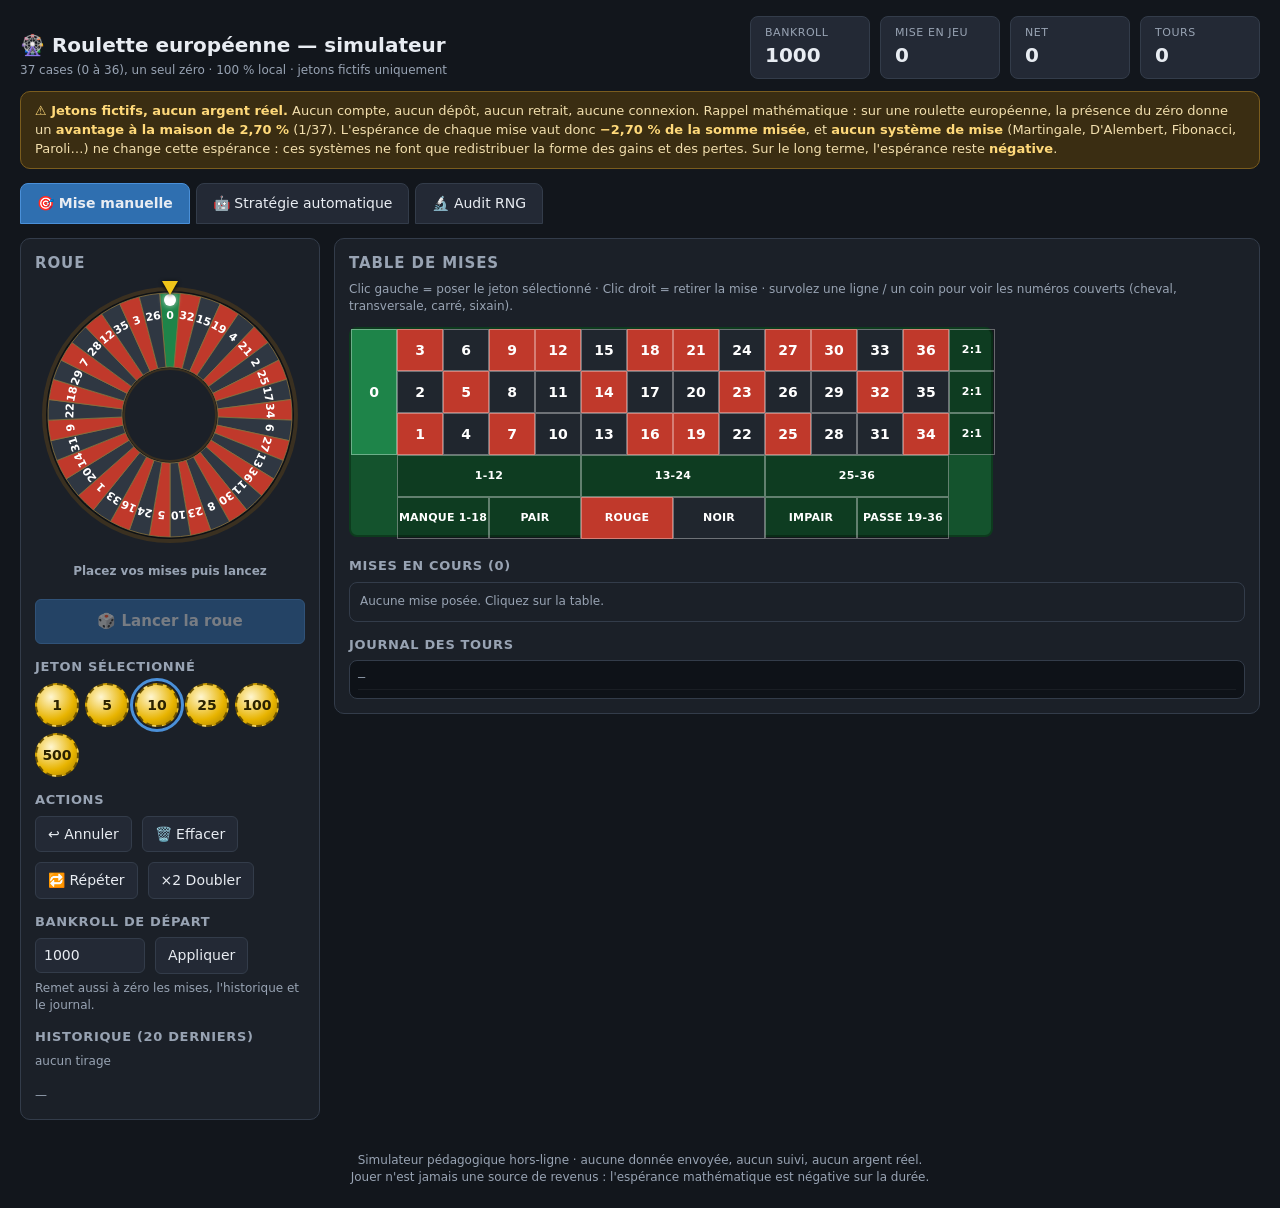
<file: index.html>
<!DOCTYPE html>
<html lang="fr">
<head>
<meta charset="utf-8">
<meta name="viewport" content="width=device-width, initial-scale=1">
<title>Roulette européenne — simulateur en jetons fictifs</title>
<style>
  :root{
    --bg:#12161c;
    --panel:#1b2028;
    --panel-2:#232935;
    --line:#333c4a;
    --txt:#e8ecf2;
    --muted:#98a3b3;
    --red:#c0392b;
    --black:#20262e;
    --green:#1e8449;
    --accent:#4a90d9;
    --accent-2:#2f6fb0;
    --win:#4caf50;
    --lose:#e05252;
    --felt:#14532d;
    --cw:46px;
    --ch:42px;
  }
  *{box-sizing:border-box}
  html,body{margin:0;padding:0}
  body{
    background:var(--bg);
    color:var(--txt);
    font:14px/1.45 system-ui,-apple-system,"Segoe UI",Roboto,Helvetica,Arial,sans-serif;
    padding:16px;
  }
  h1{font-size:20px;margin:0 0 2px}
  h2{font-size:15px;margin:0 0 10px;text-transform:uppercase;letter-spacing:.06em;color:var(--muted)}
  h3{font-size:13px;margin:14px 0 6px;color:var(--muted);text-transform:uppercase;letter-spacing:.05em}
  .wrap{max-width:1240px;margin:0 auto}
  header{display:flex;flex-wrap:wrap;gap:12px;align-items:flex-end;justify-content:space-between;margin-bottom:12px}
  .sub{color:var(--muted);font-size:12px}
  .panel{background:var(--panel);border:1px solid var(--line);border-radius:10px;padding:14px;margin-bottom:14px}
  .row{display:flex;flex-wrap:wrap;gap:10px;align-items:center}
  .col{display:flex;flex-direction:column;gap:4px}
  label{font-size:12px;color:var(--muted)}
  input[type=number],select{
    background:var(--panel-2);color:var(--txt);border:1px solid var(--line);
    border-radius:6px;padding:6px 8px;font:inherit;min-width:90px;
  }
  input[type=number]:focus,select:focus{outline:2px solid var(--accent);outline-offset:1px}
  button{
    background:var(--panel-2);color:var(--txt);border:1px solid var(--line);
    border-radius:6px;padding:7px 12px;font:inherit;cursor:pointer;
  }
  button:hover:not(:disabled){border-color:var(--accent);background:#2b3341}
  button:disabled{opacity:.45;cursor:not-allowed}
  button.primary{background:var(--accent-2);border-color:var(--accent);font-weight:600}
  button.pending{border-color:var(--accent);background:var(--accent-2);font-weight:600}
  input.pending{border-color:var(--accent)}
  button.primary:hover:not(:disabled){background:var(--accent)}

  /* ---------- disclaimer ---------- */
  .warn{
    background:#3a2d12;border:1px solid #7a5c1e;color:#f2dfae;
    border-radius:10px;padding:10px 14px;margin-bottom:14px;font-size:13px;
  }
  .warn b{color:#ffd97a}

  /* ---------- tabs ---------- */
  .tabs{display:flex;gap:6px;margin-bottom:14px;flex-wrap:wrap}
  .tabs button{padding:9px 16px;border-radius:8px 8px 0 0}
  .tabs button[aria-selected="true"]{background:var(--accent-2);border-color:var(--accent);font-weight:600}
  [hidden]{display:none !important}

  /* ---------- stats bar ---------- */
  .stats{display:flex;flex-wrap:wrap;gap:10px}
  .stat{background:var(--panel-2);border:1px solid var(--line);border-radius:8px;padding:8px 14px;min-width:120px}
  .stat .k{font-size:11px;color:var(--muted);text-transform:uppercase;letter-spacing:.05em}
  .stat .v{font-size:20px;font-weight:700;font-variant-numeric:tabular-nums}
  .pos{color:var(--win)} .neg{color:var(--lose)}

  /* ---------- layout ---------- */
  .game{display:flex;gap:14px;align-items:flex-start;flex-wrap:wrap}
  .game > .panel:first-child{flex:0 0 300px}
  .game > .panel:last-child{flex:1 1 620px;min-width:0}

  /* ---------- wheel ---------- */
  .wheel-box{display:flex;flex-direction:column;align-items:center;gap:10px}
  .wheel-stage{position:relative;width:260px;height:260px}
  .wheel-stage svg{width:100%;height:100%;display:block}
  #wheelRotor{transition:transform 4s cubic-bezier(.16,.75,.2,1)}
  #ballOrbit{
    position:absolute;inset:0;transition:transform 4s cubic-bezier(.16,.75,.2,1);
  }
  #ball{
    position:absolute;left:50%;top:9px;width:12px;height:12px;margin-left:-6px;
    background:#fff;border-radius:50%;box-shadow:0 0 6px rgba(255,255,255,.7);
  }
  .pointer{
    position:absolute;left:50%;top:-4px;margin-left:-8px;width:0;height:0;
    border-left:8px solid transparent;border-right:8px solid transparent;
    border-top:14px solid #f0c419;filter:drop-shadow(0 1px 2px #000);z-index:3;
  }
  .result-badge{
    display:flex;align-items:center;justify-content:center;gap:8px;
    font-size:15px;font-weight:600;min-height:34px;
  }
  .num-badge{
    display:inline-flex;align-items:center;justify-content:center;
    min-width:34px;height:34px;padding:0 8px;border-radius:8px;font-weight:700;font-size:17px;
    border:1px solid rgba(255,255,255,.25);
  }
  .n-red{background:var(--red)} .n-black{background:var(--black)} .n-green{background:var(--green)}

  /* ---------- history ---------- */
  .history{display:flex;flex-wrap:wrap;gap:5px;min-height:26px}
  .h-item{
    width:26px;height:26px;border-radius:5px;display:flex;align-items:center;justify-content:center;
    font-size:12px;font-weight:700;border:1px solid rgba(255,255,255,.15);
  }
  .h-item.latest{outline:2px solid #f0c419;outline-offset:1px}

  /* ---------- betting table ---------- */
  .table-scroll{overflow-x:auto;padding-bottom:6px}
  .felt{
    position:relative;background:var(--felt);border:2px solid #0d3b1e;border-radius:8px;
    user-select:none;
  }
  .cell{
    position:absolute;display:flex;align-items:center;justify-content:center;
    border:1px solid rgba(255,255,255,.35);font-weight:700;font-size:14px;color:#fff;
  }
  .cell.num{cursor:pointer}
  .cell.num:hover,.cell.hl{box-shadow:inset 0 0 0 3px #f0c419}
  .cell.win{animation:winpulse 1.6s ease-out}
  @keyframes winpulse{
    0%,100%{box-shadow:inset 0 0 0 0 rgba(255,255,255,0)}
    20%,60%{box-shadow:inset 0 0 0 4px #fff}
  }
  .c-red{background:var(--red)} .c-black{background:var(--black)} .c-green{background:var(--green)}
  .c-outside{background:rgba(0,0,0,.28);font-size:11px;letter-spacing:.02em;cursor:pointer;white-space:nowrap}
  .c-outside:hover,.c-outside.hl{box-shadow:inset 0 0 0 3px #f0c419}
  .spot{position:absolute;cursor:pointer;z-index:5;border-radius:3px;pointer-events:auto}
  .spot:hover{background:rgba(240,196,25,.55);box-shadow:0 0 0 1px #f0c419}
  .chips-layer{position:absolute;inset:0;pointer-events:none;z-index:8}
  .chip{
    position:absolute;transform:translate(-50%,-50%);
    width:26px;height:26px;border-radius:50%;
    background:radial-gradient(circle at 35% 30%,#fff6d0,#e8b400 60%,#a37c00);
    color:#2b2200;border:2px dashed #6b5200;
    display:flex;align-items:center;justify-content:center;
    font-size:10px;font-weight:800;font-variant-numeric:tabular-nums;
    box-shadow:0 2px 4px rgba(0,0,0,.5);
  }
  .chip.big{font-size:9px}

  /* ---------- chip selector ---------- */
  .chip-pick{display:flex;gap:6px;flex-wrap:wrap}
  .chip-pick button{
    width:44px;height:44px;border-radius:50%;padding:0;font-weight:800;
    background:radial-gradient(circle at 35% 30%,#fff6d0,#e8b400 60%,#a37c00);
    color:#2b2200;border:2px dashed #6b5200;
  }
  .chip-pick button[aria-pressed="true"]{outline:3px solid var(--accent);outline-offset:2px}

  /* ---------- bet list ---------- */
  .betlist{max-height:190px;overflow:auto;border:1px solid var(--line);border-radius:8px}
  .betlist table{width:100%;border-collapse:collapse;font-size:12px}
  .betlist th,.betlist td{padding:5px 8px;text-align:left;border-bottom:1px solid var(--line)}
  .betlist th{position:sticky;top:0;background:var(--panel-2);color:var(--muted);font-weight:600}
  .betlist td.num{text-align:right;font-variant-numeric:tabular-nums}
  .empty{color:var(--muted);padding:10px;font-size:12px}

  /* ---------- log ---------- */
  .log{
    font-family:ui-monospace,SFMono-Regular,Menlo,Consolas,monospace;font-size:12px;
    background:#0e1218;border:1px solid var(--line);border-radius:8px;padding:8px;
    max-height:150px;overflow:auto;
  }
  .log div{padding:1px 0;border-bottom:1px solid rgba(255,255,255,.05)}

  /* ---------- sim ---------- */
  .grid-form{display:grid;grid-template-columns:repeat(auto-fill,minmax(170px,1fr));gap:10px}
  #chartWrap{background:#0e1218;border:1px solid var(--line);border-radius:8px;padding:8px;margin-top:12px}
  #chart{width:100%;height:340px;display:block}
  .sim-stats{display:grid;grid-template-columns:repeat(auto-fill,minmax(150px,1fr));gap:8px;margin-top:12px}
  .sim-stats .stat{min-width:0}
  .note{color:var(--muted);font-size:12px;margin-top:8px}

  /* ---------- audit RNG ---------- */
  .tbl-wrap{border:1px solid var(--line);border-radius:8px;overflow:auto;max-height:430px}
  .audit-table{width:100%;border-collapse:collapse;font-size:12.5px}
  .audit-table th,.audit-table td{
    padding:6px 10px;border-bottom:1px solid var(--line);
    text-align:right;font-variant-numeric:tabular-nums;white-space:nowrap;
  }
  .audit-table th{
    position:sticky;top:0;z-index:1;background:var(--panel-2);color:var(--muted);
    font-weight:600;font-variant-numeric:normal;
  }
  .audit-table th:first-child,.audit-table td:first-child{text-align:left}
  .audit-table tbody tr:hover{background:rgba(255,255,255,.045)}
  .audit-table .sep{border-left:1px solid var(--line)}
  .audit-table tfoot td{background:var(--panel-2);font-weight:700;border-bottom:none}
  .swatch{display:inline-block;width:9px;height:9px;border-radius:2px;margin-right:7px;border:1px solid rgba(255,255,255,.3)}
  .out{color:#d03b3b;font-weight:700}
  .progress{height:6px;background:var(--panel-2);border:1px solid var(--line);border-radius:4px;overflow:hidden;flex:1;min-width:150px}
  .progress > div{height:100%;background:var(--accent);width:0%;transition:width .12s linear}
  .verdict{border-radius:10px;padding:14px 16px;margin:16px 0;border:1px solid}
  .verdict.ok{background:rgba(12,163,12,.10);border-color:#0ca30c}
  .verdict.bad{background:rgba(208,59,59,.12);border-color:#d03b3b}
  .verdict-title{font-size:17px;font-weight:700;margin-bottom:6px;display:flex;align-items:center;gap:8px}
  .verdict-hero{font-size:26px;font-weight:700;line-height:1.15}
  .verdict ul{margin:8px 0 0;padding-left:20px;font-size:13px;color:var(--txt)}
  .verdict li{margin:3px 0}
  #auditChartWrap{position:relative;background:#0e1218;border:1px solid var(--line);border-radius:8px;padding:8px;overflow-x:auto}
  #auditChart{display:block;width:100%;height:250px;min-width:640px}
  .chart-tip{
    position:absolute;pointer-events:none;opacity:0;transition:opacity .1s;z-index:10;
    background:rgba(6,9,13,.96);border:1px solid var(--line);border-radius:6px;
    padding:6px 9px;font-size:12px;line-height:1.45;white-space:nowrap;
  }
  .legend{display:flex;gap:14px;flex-wrap:wrap;align-items:center;font-size:12px;color:var(--muted);margin-top:8px}
  .legend i{display:inline-block;width:10px;height:10px;border-radius:2px;margin-right:5px;vertical-align:-1px}
  .two-col{display:grid;grid-template-columns:repeat(auto-fit,minmax(330px,1fr));gap:14px}
  .hint{color:var(--muted);font-size:12px}
  footer{color:var(--muted);font-size:12px;text-align:center;margin:18px 0 6px}
</style>
</head>
<body>
<div class="wrap">

<header>
  <div>
    <h1>🎡 Roulette européenne — simulateur</h1>
    <div class="sub">37 cases (0 à 36), un seul zéro · 100 % local · jetons fictifs uniquement</div>
  </div>
  <div class="stats">
    <div class="stat"><div class="k">Bankroll</div><div class="v" id="bankrollView">1000</div></div>
    <div class="stat"><div class="k">Mise en jeu</div><div class="v" id="stakedView">0</div></div>
    <div class="stat"><div class="k">Net</div><div class="v" id="netView">0</div></div>
    <div class="stat"><div class="k">Tours</div><div class="v" id="spinsView">0</div></div>
  </div>
</header>

<div class="warn">
  <b>⚠️ Jetons fictifs, aucun argent réel.</b> Aucun compte, aucun dépôt, aucun retrait, aucune connexion.
  Rappel mathématique : sur une roulette européenne, la présence du zéro donne un
  <b>avantage à la maison de 2,70 %</b> (1/37). L'espérance de chaque mise vaut donc
  <b>−2,70 % de la somme misée</b>, et <b>aucun système de mise</b> (Martingale, D'Alembert, Fibonacci,
  Paroli…) ne change cette espérance : ces systèmes ne font que redistribuer la forme des gains et
  des pertes. Sur le long terme, l'espérance reste <b>négative</b>.
</div>

<div class="tabs" role="tablist">
  <button id="tabManual" role="tab" aria-selected="true" aria-controls="viewManual">🎯 Mise manuelle</button>
  <button id="tabAuto" role="tab" aria-selected="false" aria-controls="viewAuto">🤖 Stratégie automatique</button>
  <button id="tabAudit" role="tab" aria-selected="false" aria-controls="viewAudit">🔬 Audit RNG</button>
</div>

<!-- ============================ MODE MANUEL ============================ -->
<section id="viewManual" role="tabpanel">
  <div class="game">

    <div class="panel">
      <h2>Roue</h2>
      <div class="wheel-box">
        <div class="wheel-stage">
          <div class="pointer"></div>
          <svg viewBox="-130 -130 260 260" aria-hidden="true">
            <circle r="126" fill="#0d1116" stroke="#3a3020" stroke-width="4"/>
            <g id="wheelRotor"></g>
            <circle r="46" fill="#1b2028" stroke="#3a3020" stroke-width="2"/>
          </svg>
          <div id="ballOrbit"><div id="ball"></div></div>
        </div>
        <div class="result-badge" id="resultBadge"><span class="hint">Placez vos mises puis lancez</span></div>
        <button class="primary" id="spinBtn" style="width:100%;padding:11px;font-size:15px">🎲 Lancer la roue</button>
      </div>

      <h3>Jeton sélectionné</h3>
      <div class="chip-pick" id="chipPick"></div>

      <h3>Actions</h3>
      <div class="row">
        <button id="undoBtn">↩︎ Annuler</button>
        <button id="clearBtn">🗑️ Effacer</button>
        <button id="repeatBtn">🔁 Répéter</button>
        <button id="doubleBtn">×2 Doubler</button>
      </div>

      <h3>Bankroll de départ</h3>
      <div class="row">
        <input type="number" id="startBankroll" value="1000" min="1" step="1" style="width:110px">
        <button id="resetBtn" title="Applique la bankroll de départ et remet la partie à zéro">Appliquer</button>
      </div>
      <div class="hint" id="bankrollHint" style="margin-top:6px">
        Remet aussi à zéro les mises, l'historique et le journal.
      </div>

      <h3>Historique (20 derniers)</h3>
      <div class="history" id="history"><span class="hint">aucun tirage</span></div>
      <div class="row" style="margin-top:8px">
        <span class="hint" id="colorCounts">—</span>
      </div>
    </div>

    <div class="panel">
      <h2>Table de mises</h2>
      <p class="hint" style="margin-top:-4px">
        Clic gauche = poser le jeton sélectionné · Clic droit = retirer la mise ·
        survolez une ligne / un coin pour voir les numéros couverts (cheval, transversale, carré, sixain).
      </p>
      <div class="table-scroll">
        <div class="felt" id="felt"></div>
      </div>

      <h3>Mises en cours (<span id="betCount">0</span>)</h3>
      <div class="betlist" id="betList"></div>

      <h3>Journal des tours</h3>
      <div class="log" id="log"><div class="hint">—</div></div>
    </div>

  </div>
</section>

<!-- ============================ MODE AUTO ============================ -->
<section id="viewAuto" role="tabpanel" hidden>
  <div class="panel">
    <h2>Simulation d'une stratégie de mise sur chance simple</h2>
    <div class="grid-form">
      <div class="col">
        <label for="stratSel">Stratégie</label>
        <select id="stratSel">
          <option value="martingale">Martingale (×2 après une perte)</option>
          <option value="dalembert">D'Alembert (+1 / −1 unité)</option>
          <option value="fibonacci">Fibonacci (avance sur perte, −2 crans sur gain)</option>
          <option value="paroli">Paroli (×2 après un gain)</option>
          <option value="flat">Mise plate (référence, aucun système)</option>
        </select>
      </div>
      <div class="col">
        <label for="betTarget">Chance simple jouée</label>
        <select id="betTarget">
          <option value="red">Rouge</option>
          <option value="black">Noir</option>
          <option value="even">Pair</option>
          <option value="odd">Impair</option>
          <option value="low">Manque (1-18)</option>
          <option value="high">Passe (19-36)</option>
        </select>
      </div>
      <div class="col">
        <label for="simBankroll">Bankroll de départ (jetons)</label>
        <input type="number" id="simBankroll" value="1000" min="1" step="1">
      </div>
      <div class="col">
        <label for="baseBet">Mise de base (unité)</label>
        <input type="number" id="baseBet" value="10" min="1" step="1">
      </div>
      <div class="col">
        <label for="rounds">Nombre de tours</label>
        <input type="number" id="rounds" value="1000" min="1" max="200000" step="1">
      </div>
      <div class="col">
        <label for="stopLoss">Stop-loss (bankroll plancher)</label>
        <input type="number" id="stopLoss" value="0" min="0" step="1">
      </div>
      <div class="col">
        <label for="stopWin">Stop-win (bankroll objectif)</label>
        <input type="number" id="stopWin" value="2000" min="0" step="1">
      </div>
      <div class="col">
        <label for="maxBet">Mise maximale (0 = illimitée)</label>
        <input type="number" id="maxBet" value="0" min="0" step="1">
      </div>
    </div>
    <div class="row" style="margin-top:12px">
      <button class="primary" id="runSimBtn">▶️ Lancer la simulation</button>
      <button id="runManySimBtn">📊 Lancer 500 simulations (statistiques)</button>
      <span class="hint">Le calcul est instantané, sans animation.</span>
    </div>
    <p class="note">
      La simulation est un bac à sable indépendant : elle n'affecte pas la bankroll du mode manuel.
      Le zéro fait perdre les chances simples (pas de règle « en prison » / « partage »), d'où
      l'avantage maison de 2,70 %.
    </p>

    <div id="chartWrap"><canvas id="chart"></canvas></div>
    <div class="sim-stats" id="simStats"></div>
    <div id="multiOut"></div>
  </div>
</section>

<!-- ============================ AUDIT RNG ============================ -->
<section id="viewAudit" role="tabpanel" hidden>
  <div class="panel">
    <h2>Audit du générateur aléatoire</h2>
    <p class="hint" style="margin-top:-4px;max-width:900px">
      Ce panneau est <b>totalement indépendant du jeu</b> : aucune mise, aucune bankroll, aucune stratégie.
      Il tire uniquement des numéros bruts avec <b>exactement la même fonction <code>spinNumber()</code></b>
      que celle utilisée par la roue et par les simulations, puis compare les fréquences observées
      aux fréquences théoriques d'une roulette européenne parfaitement équilibrée.
    </p>

    <div class="row" style="margin-top:12px">
      <div class="col">
        <label for="auditN">Nombre de tirages</label>
        <input type="number" id="auditN" value="1000000" min="1000" max="20000000" step="1000" style="width:150px">
      </div>
      <button class="primary" id="runAuditBtn" style="align-self:flex-end">🔬 Lancer l'audit</button>
      <div class="progress" id="auditProgress" style="align-self:flex-end;margin-bottom:8px"><div></div></div>
      <span class="hint" id="auditStatus" style="align-self:flex-end;margin-bottom:6px">prêt</span>
    </div>

    <div id="auditOut"></div>
  </div>
</section>

<footer>
  Simulateur pédagogique hors-ligne · aucune donnée envoyée, aucun suivi, aucun argent réel.<br>
  Jouer n'est jamais une source de revenus : l'espérance mathématique est négative sur la durée.
</footer>

</div>

<script>
"use strict";

/* =====================================================================
   1. CONSTANTES DE LA ROULETTE EUROPÉENNE
   ===================================================================== */

// Ordre réel des numéros sur une roue européenne (sens horaire depuis le 0).
const WHEEL_ORDER = [0,32,15,19,4,21,2,25,17,34,6,27,13,36,11,30,8,23,10,
                     5,24,16,33,1,20,14,31,9,22,18,29,7,28,12,35,3,26];

const RED = new Set([1,3,5,7,9,12,14,16,18,19,21,23,25,27,30,32,34,36]);

const colorOf = n => (n === 0 ? "green" : RED.has(n) ? "red" : "black");
const colorLabel = n => ({green:"Vert", red:"Rouge", black:"Noir"})[colorOf(n)];

/* =====================================================================
   2. GÉNÉRATEUR ALÉATOIRE UNIFORME SUR 0..36
   crypto.getRandomValues + rejet des valeurs qui biaiseraient le modulo.
   ===================================================================== */

const cryptoObj = (typeof crypto !== "undefined" && crypto.getRandomValues) ? crypto : null;
const _pool = cryptoObj ? new Uint32Array(256) : null;
let _poolIdx = _pool ? _pool.length : 0;

function rand32(){
  if(!cryptoObj) return Math.floor(Math.random() * 4294967296);
  if(_poolIdx >= _pool.length){ cryptoObj.getRandomValues(_pool); _poolIdx = 0; }
  return _pool[_poolIdx++];
}

// Uniforme strict sur [0, 36] : 4294967296 % 37 !== 0, on rejette la queue.
const LIMIT = 4294967296 - (4294967296 % 37);
function spinNumber(){
  let r;
  do { r = rand32(); } while (r >= LIMIT);
  return r % 37;
}

/* =====================================================================
   3. DÉFINITION DES MISES ET DES GAINS
   ===================================================================== */

const PAYOUT = {
  straight: 35,   // plein            : 1 numéro
  split:    17,   // cheval           : 2 numéros
  street:   11,   // transversale     : 3 numéros
  trio:     11,   // 0-1-2 / 0-2-3    : 3 numéros
  corner:    8,   // carré            : 4 numéros
  basket:    8,   // 0-1-2-3          : 4 numéros
  sixline:   5,   // sixain           : 6 numéros
  column:    2,   // colonne          : 12 numéros
  dozen:     2,   // douzaine         : 12 numéros
  even:      1    // chances simples  : 18 numéros
};

const range = (a,b) => Array.from({length:b-a+1},(_,i)=>a+i);
const REDS  = [...RED].sort((a,b)=>a-b);
const BLACKS= range(1,36).filter(n=>!RED.has(n));

const SIMPLE_CHANCES = {
  red:  {label:"Rouge",         numbers:REDS},
  black:{label:"Noir",          numbers:BLACKS},
  even: {label:"Pair",          numbers:range(1,36).filter(n=>n%2===0)},
  odd:  {label:"Impair",        numbers:range(1,36).filter(n=>n%2===1)},
  low:  {label:"Manque (1-18)", numbers:range(1,18)},
  high: {label:"Passe (19-36)", numbers:range(19,36)}
};

/* =====================================================================
   4. CONSTRUCTION DE LA TABLE DE MISES (vraie disposition)
   ===================================================================== */

const CW = 46, CH = 42, ZW = 46;                 // largeur case, hauteur case, largeur du 0
const GX = ZW;                                   // origine X de la grille des 36 numéros
const TABLE_W = ZW + 12*CW + CW;                 // + colonne "2 à 1"
const TABLE_H = 5*CH;                            // 3 rangées + douzaines + chances simples

// Numéro situé en colonne c (1..12), rangée r (1..3, 1 = rangée du haut : 3,6,9...)
const numAt = (c,r) => (c-1)*3 + (4-r);
const cellX = c => GX + (c-1)*CW;
const cellY = r => (r-1)*CH;

const felt = document.getElementById("felt");
felt.style.width  = TABLE_W + "px";
felt.style.height = TABLE_H + "px";

const numberCells = new Map(); // numéro -> élément DOM (pour surlignage)

function mkCell(cls, text, x, y, w, h){
  const d = document.createElement("div");
  d.className = "cell " + cls;
  d.textContent = text;
  d.style.cssText = `left:${x}px;top:${y}px;width:${w}px;height:${h}px`;
  felt.appendChild(d);
  return d;
}

// --- cases numérotées ---------------------------------------------------
const zeroCell = mkCell("num c-green", "0", 0, 0, ZW, 3*CH);
numberCells.set(0, zeroCell);
for(let c=1;c<=12;c++){
  for(let r=1;r<=3;r++){
    const n = numAt(c,r);
    const el = mkCell("num c-" + colorOf(n), String(n), cellX(c), cellY(r), CW, CH);
    numberCells.set(n, el);
  }
}

// --- mises extérieures --------------------------------------------------
const outsideCells = [];
function mkOutside(text, x, y, w, h, bet){
  const el = mkCell("c-outside", text, x, y, w, h);
  el.dataset.betKey = bet.key;
  outsideCells.push({el, bet});
  return el;
}

const ALL_BETS = new Map();  // key -> définition de mise
function defBet(type, numbers, label, cx, cy){
  const key = type + ":" + numbers.join("-");
  const bet = {key, type, numbers, label, payout:PAYOUT[type], cx, cy};
  ALL_BETS.set(key, bet);
  return bet;
}

// Colonnes "2 à 1" (à droite de chaque rangée)
for(let r=1;r<=3;r++){
  const nums = [];
  for(let c=1;c<=12;c++) nums.push(numAt(c,r));
  nums.sort((a,b)=>a-b);
  const x = GX + 12*CW, y = cellY(r);
  const bet = defBet("column", nums, `Colonne ${4-r} (2:1)`, x + CW/2, y + CH/2);
  mkOutside("2:1", x, y, CW, CH, bet);
}

// Douzaines
[["1-12",1],["13-24",2],["25-36",3]].forEach(([txt,i])=>{
  const nums = range((i-1)*12+1, i*12);
  const x = GX + (i-1)*4*CW, y = 3*CH, w = 4*CW;
  const bet = defBet("dozen", nums, `${txt} (2:1)`, x + w/2, y + CH/2);
  mkOutside(txt, x, y, w, CH, bet);
});

// Chances simples
[["MANQUE 1-18","low"],["PAIR","even"],["ROUGE","red"],
 ["NOIR","black"],["IMPAIR","odd"],["PASSE 19-36","high"]].forEach(([txt,keyName],i)=>{
  const sc = SIMPLE_CHANCES[keyName];
  const x = GX + i*2*CW, y = 4*CH, w = 2*CW;
  const bet = defBet("even", sc.numbers, `${sc.label} (1:1)`, x + w/2, y + CH/2);
  const el = mkOutside(txt, x, y, w, CH, bet);
  if(keyName==="red")   el.style.background = "var(--red)";
  if(keyName==="black") el.style.background = "var(--black)";
});

// --- points de mise superposés (chevaux, carrés, transversales, sixains) --
const spotsLayer = document.createElement("div");
spotsLayer.style.cssText = "position:absolute;inset:0;pointer-events:none";
felt.appendChild(spotsLayer);

function mkSpot(bet, cx, cy, w, h){
  const s = document.createElement("div");
  s.className = "spot";
  s.dataset.betKey = bet.key;
  s.title = bet.label;
  s.style.cssText = `left:${cx-w/2}px;top:${cy-h/2}px;width:${w}px;height:${h}px`;
  spotsLayer.appendChild(s);
}

const T = 16;  // épaisseur des zones "sur la ligne"

// Chevaux horizontaux : n et n+3 (colonnes voisines)
for(let c=1;c<=11;c++) for(let r=1;r<=3;r++){
  const nums = [numAt(c,r), numAt(c+1,r)].sort((a,b)=>a-b);
  const cx = GX + c*CW, cy = cellY(r) + CH/2;
  mkSpot(defBet("split", nums, `Cheval ${nums.join("/")} (17:1)`, cx, cy), cx, cy, T, CH-T);
}
// Chevaux verticaux : n et n+1 (même colonne)
for(let c=1;c<=12;c++) for(let r=1;r<=2;r++){
  const nums = [numAt(c,r), numAt(c,r+1)].sort((a,b)=>a-b);
  const cx = cellX(c) + CW/2, cy = r*CH;
  mkSpot(defBet("split", nums, `Cheval ${nums.join("/")} (17:1)`, cx, cy), cx, cy, CW-T, T);
}
// Carrés : 4 numéros
for(let c=1;c<=11;c++) for(let r=1;r<=2;r++){
  const nums = [numAt(c,r),numAt(c+1,r),numAt(c,r+1),numAt(c+1,r+1)].sort((a,b)=>a-b);
  const cx = GX + c*CW, cy = r*CH;
  mkSpot(defBet("corner", nums, `Carré ${nums.join("/")} (8:1)`, cx, cy), cx, cy, T, T);
}
// Transversales pleines : 3 numéros d'une colonne (bord bas de la grille)
for(let c=1;c<=12;c++){
  const nums = [numAt(c,1),numAt(c,2),numAt(c,3)].sort((a,b)=>a-b);
  const cx = cellX(c) + CW/2, cy = 3*CH;
  mkSpot(defBet("street", nums, `Transversale ${nums[0]}-${nums[2]} (11:1)`, cx, cy), cx, cy, CW-T, T);
}
// Sixains : 6 numéros (deux transversales)
for(let c=1;c<=11;c++){
  const nums = [numAt(c,1),numAt(c,2),numAt(c,3),
                numAt(c+1,1),numAt(c+1,2),numAt(c+1,3)].sort((a,b)=>a-b);
  const cx = GX + c*CW, cy = 3*CH;
  mkSpot(defBet("sixline", nums, `Sixain ${nums[0]}-${nums[5]} (5:1)`, cx, cy), cx, cy, T, T);
}
// Mises impliquant le zéro
for(let r=1;r<=3;r++){
  const n = numAt(1,r), nums = [0,n];
  const cx = GX, cy = cellY(r) + CH/2;
  mkSpot(defBet("split", nums, `Cheval 0/${n} (17:1)`, cx, cy), cx, cy, T, CH-T);
}
mkSpot(defBet("basket",[0,1,2,3],"Carré 0/1/2/3 (8:1)", GX, 0), GX, 0, T, T);
mkSpot(defBet("trio",[0,2,3],"Transversale 0/2/3 (11:1)", GX, CH), GX, CH, T, T);
mkSpot(defBet("trio",[0,1,2],"Transversale 0/1/2 (11:1)", GX, 2*CH), GX, 2*CH, T, T);

// Pleins (toute la case, sous les points de mise)
numberCells.forEach((el, n) => {
  const bet = defBet("straight", [n], `Plein ${n} (35:1)`, 
                     n===0 ? ZW/2 : cellX(Math.ceil(n/3)) + CW/2,
                     n===0 ? 1.5*CH : cellY(3-((n-1)%3)) + CH/2);
  el.dataset.betKey = bet.key;
});

// Couche des jetons posés
const chipsLayer = document.createElement("div");
chipsLayer.className = "chips-layer";
felt.appendChild(chipsLayer);

/* =====================================================================
   5. ÉTAT DU JEU (mode manuel)
   ===================================================================== */

const state = {
  startBankroll: 1000,
  bankroll: 1000,
  bets: new Map(),        // key -> montant
  undoStack: [],
  lastBets: null,
  history: [],
  spins: 0,
  spinning: false,
  chip: 10
};

const $ = id => document.getElementById(id);
const fmt = n => Math.round(n*100)/100;
const totalStaked = () => [...state.bets.values()].reduce((a,b)=>a+b, 0);

function renderStats(){
  $("bankrollView").textContent = fmt(state.bankroll);
  $("stakedView").textContent = fmt(totalStaked());
  const net = fmt(state.bankroll + totalStaked() - state.startBankroll);
  const nv = $("netView");
  nv.textContent = (net > 0 ? "+" : "") + net;
  nv.className = "v " + (net > 0 ? "pos" : net < 0 ? "neg" : "");
  $("spinsView").textContent = state.spins;
  $("betCount").textContent = state.bets.size;
  $("spinBtn").disabled = state.spinning || state.bets.size === 0;
}

function renderChips(){
  chipsLayer.innerHTML = "";
  state.bets.forEach((amount, key) => {
    const bet = ALL_BETS.get(key);
    const c = document.createElement("div");
    c.className = "chip" + (amount >= 1000 ? " big" : "");
    c.style.left = bet.cx + "px";
    c.style.top  = bet.cy + "px";
    c.textContent = amount >= 10000 ? Math.round(amount/1000)+"k" : amount;
    chipsLayer.appendChild(c);
  });
}

function renderBetList(){
  const host = $("betList");
  if(state.bets.size === 0){
    host.innerHTML = '<div class="empty">Aucune mise posée. Cliquez sur la table.</div>';
    return;
  }
  const rows = [...state.bets.entries()].map(([key, amount]) => {
    const b = ALL_BETS.get(key);
    return `<tr><td>${b.label}</td><td class="num">${amount}</td><td class="num">${amount*(b.payout+1)}</td></tr>`;
  }).join("");
  host.innerHTML =
    `<table><thead><tr><th>Mise</th><th class="num">Jetons</th><th class="num">Retour si gagnante</th></tr></thead>
     <tbody>${rows}</tbody></table>`;
}

function renderHistory(){
  const host = $("history");
  if(state.history.length === 0){ host.innerHTML = '<span class="hint">aucun tirage</span>'; }
  else {
    host.innerHTML = state.history.slice(0,20).map((n,i) =>
      `<div class="h-item c-${colorOf(n)}${i===0?" latest":""}">${n}</div>`).join("");
  }
  const h = state.history;
  const cnt = c => h.filter(n => colorOf(n)===c).length;
  $("colorCounts").textContent = h.length
    ? `Sur ${h.length} tirage(s) : ${cnt("red")} rouge · ${cnt("black")} noir · ${cnt("green")} zéro`
    : "—";
}

function renderAll(){ renderStats(); renderChips(); renderBetList(); renderHistory(); }

/* =====================================================================
   6. POSE DES MISES
   ===================================================================== */

function placeBet(key, amount){
  if(state.spinning) return;
  const bet = ALL_BETS.get(key);
  if(!bet) return;
  if(amount > state.bankroll){
    log(`Bankroll insuffisante : il reste ${fmt(state.bankroll)} jeton(s).`);
    return;
  }
  state.bankroll -= amount;
  state.bets.set(key, (state.bets.get(key) || 0) + amount);
  state.undoStack.push({key, amount});
  renderAll();
}

function removeBet(key){
  if(state.spinning) return;
  const amount = state.bets.get(key);
  if(!amount) return;
  state.bankroll += amount;
  state.bets.delete(key);
  state.undoStack = state.undoStack.filter(u => u.key !== key);
  renderAll();
}

function clearBets(){
  if(state.spinning) return;
  state.bankroll += totalStaked();
  state.bets.clear();
  state.undoStack = [];
  renderAll();
}

function highlight(key, on){
  const bet = ALL_BETS.get(key);
  if(!bet) return;
  bet.numbers.forEach(n => numberCells.get(n)?.classList.toggle("hl", on));
  outsideCells.forEach(o => { if(o.bet.key === key) o.el.classList.toggle("hl", on); });
}

felt.addEventListener("click", e => {
  const key = e.target.dataset && e.target.dataset.betKey;
  if(key) placeBet(key, state.chip);
});
felt.addEventListener("contextmenu", e => {
  const key = e.target.dataset && e.target.dataset.betKey;
  if(key){ e.preventDefault(); removeBet(key); }
});
felt.addEventListener("mouseover", e => {
  const key = e.target.dataset && e.target.dataset.betKey;
  if(key) highlight(key, true);
});
felt.addEventListener("mouseout", e => {
  const key = e.target.dataset && e.target.dataset.betKey;
  if(key) highlight(key, false);
});

// Sélecteur de jetons
const CHIP_VALUES = [1, 5, 10, 25, 100, 500];
CHIP_VALUES.forEach(v => {
  const b = document.createElement("button");
  b.textContent = v;
  b.setAttribute("aria-pressed", v === state.chip ? "true" : "false");
  b.addEventListener("click", () => {
    state.chip = v;
    [...$("chipPick").children].forEach(c =>
      c.setAttribute("aria-pressed", c === b ? "true" : "false"));
  });
  $("chipPick").appendChild(b);
});

$("undoBtn").addEventListener("click", () => {
  if(state.spinning) return;
  const last = state.undoStack.pop();
  if(!last) return;
  const cur = state.bets.get(last.key) || 0;
  const back = Math.min(cur, last.amount);
  if(back <= 0) return;
  if(cur - back <= 0) state.bets.delete(last.key);
  else state.bets.set(last.key, cur - back);
  state.bankroll += back;
  renderAll();
});
$("clearBtn").addEventListener("click", clearBets);
$("repeatBtn").addEventListener("click", () => {
  if(state.spinning || !state.lastBets) return;
  clearBets();
  for(const [key, amount] of state.lastBets){
    if(amount <= state.bankroll) placeBet(key, amount);
  }
});
$("doubleBtn").addEventListener("click", () => {
  if(state.spinning) return;
  for(const [key, amount] of [...state.bets.entries()]) placeBet(key, amount);
});
function applyStartBankroll(){
  // Un champ vide revient à la valeur par défaut ; toute valeur saisie est ramenée
  // dans le domaine autorisé (0 et les négatifs deviennent 1, pas 1000).
  const raw = Number($("startBankroll").value);
  const v = Number.isFinite(raw) && $("startBankroll").value.trim() !== ""
            ? Math.max(1, Math.floor(raw)) : 1000;
  $("startBankroll").value = v;          // renvoie la valeur retenue dans le champ
  state.startBankroll = v;
  state.bankroll = v;
  state.bets.clear();
  state.undoStack = [];
  state.lastBets = null;
  state.history = [];
  state.spins = 0;
  $("log").innerHTML = '<div class="hint">—</div>';
  $("resultBadge").innerHTML = '<span class="hint">Placez vos mises puis lancez</span>';
  markBankrollPending();
  renderAll();
}

// Tant que la valeur saisie n'est pas appliquée, le champ et le bouton le signalent :
// sans cela, taper un nombre semble n'avoir aucun effet.
function markBankrollPending(){
  const field = $("startBankroll");
  const pending = Math.floor(Number(field.value)) !== state.startBankroll;
  field.classList.toggle("pending", pending);
  $("resetBtn").classList.toggle("pending", pending);
  const raw = Number(field.value);
  const shown = Number.isFinite(raw) && field.value.trim() !== ""
                ? Math.max(1, Math.floor(raw)) : 1000;
  $("bankrollHint").textContent = pending
    ? `Non appliqué — cliquez sur « Appliquer » (ou touche Entrée) pour passer à ${shown} jetons. Remet la partie à zéro.`
    : "Remet aussi à zéro les mises, l'historique et le journal.";
}

$("resetBtn").addEventListener("click", applyStartBankroll);
$("startBankroll").addEventListener("input", markBankrollPending);
$("startBankroll").addEventListener("keydown", e => {
  if(e.key === "Enter"){ e.preventDefault(); applyStartBankroll(); }
});

function log(msg){
  const host = $("log");
  if(host.firstChild && host.firstChild.className === "hint") host.innerHTML = "";
  const d = document.createElement("div");
  d.textContent = msg;
  host.prepend(d);
  while(host.childNodes.length > 100) host.lastChild.remove();
}

/* =====================================================================
   7. LA ROUE (SVG)
   ===================================================================== */

const SECTOR = 360 / 37;
const rotor = document.getElementById("wheelRotor");
const NS = "http://www.w3.org/2000/svg";

WHEEL_ORDER.forEach((n, i) => {
  const a0 = (i - 0.5) * SECTOR - 90;
  const a1 = (i + 0.5) * SECTOR - 90;
  const rad = a => a * Math.PI / 180;
  const R = 122, r = 48;
  const p = document.createElementNS(NS, "path");
  p.setAttribute("d", [
    "M", R*Math.cos(rad(a0)), R*Math.sin(rad(a0)),
    "A", R, R, 0, 0, 1, R*Math.cos(rad(a1)), R*Math.sin(rad(a1)),
    "L", r*Math.cos(rad(a1)), r*Math.sin(rad(a1)),
    "A", r, r, 0, 0, 0, r*Math.cos(rad(a0)), r*Math.sin(rad(a0)), "Z"
  ].join(" "));
  const col = colorOf(n);
  // Noir éclairci sur la roue : sur fond sombre, #20262e se confondrait avec l'arrière-plan.
  p.setAttribute("fill", col === "red" ? "#c0392b" : col === "black" ? "#2f3742" : "#1e8449");
  p.setAttribute("stroke", "#8a7440");
  p.setAttribute("stroke-width", "0.8");
  rotor.appendChild(p);

  const t = document.createElementNS(NS, "text");
  const mid = i * SECTOR - 90, tr = 100;
  t.setAttribute("x", tr * Math.cos(rad(mid)));
  t.setAttribute("y", tr * Math.sin(rad(mid)));
  t.setAttribute("fill", "#fff");
  t.setAttribute("font-size", "11");
  t.setAttribute("font-weight", "700");
  t.setAttribute("text-anchor", "middle");
  t.setAttribute("dominant-baseline", "central");
  t.setAttribute("transform", `rotate(${i * SECTOR} ${tr*Math.cos(rad(mid))} ${tr*Math.sin(rad(mid))})`);
  t.textContent = n;
  rotor.appendChild(t);
});

let wheelAngle = 0, ballAngle = 0;
const ballOrbit = document.getElementById("ballOrbit");

function animateTo(n){
  const idx = WHEEL_ORDER.indexOf(n);
  const target = -idx * SECTOR;                  // angle final (modulo 360) plaçant le secteur en haut
  const turns  = 5 + Math.floor(Math.random() * 3);
  // Plus petit angle congru à `target` (mod 360) situé au moins `turns` tours plus loin.
  const floor = wheelAngle + turns * 360;
  wheelAngle = target + Math.ceil((floor - target) / 360) * 360;
  rotor.style.transform = `rotate(${wheelAngle}deg)`;
  // La bille tourne en sens inverse et revient toujours sur le repère du haut.
  ballAngle -= (turns + 2) * 360;
  ballOrbit.style.transform = `rotate(${ballAngle}deg)`;
}

/* =====================================================================
   8. RÉSOLUTION D'UN TOUR
   ===================================================================== */

function resolveSpin(n){
  let returned = 0, wonCount = 0;
  const details = [];
  state.bets.forEach((amount, key) => {
    const bet = ALL_BETS.get(key);
    if(bet.numbers.includes(n)){
      const back = amount * (bet.payout + 1);
      returned += back;
      wonCount++;
      details.push(`  ✅ ${bet.label} : +${fmt(back - amount)}`);
    } else {
      details.push(`  ❌ ${bet.label} : −${fmt(amount)}`);
    }
  });
  return {returned, wonCount, details};
}

$("spinBtn").addEventListener("click", () => {
  if(state.spinning || state.bets.size === 0) return;
  state.spinning = true;
  renderStats();
  $("resultBadge").innerHTML = '<span class="hint">La bille tourne…</span>';
  numberCells.forEach(el => el.classList.remove("win"));

  const n = spinNumber();
  animateTo(n);

  setTimeout(() => {
    const staked = totalStaked();
    const {returned, wonCount, details} = resolveSpin(n);
    state.lastBets = [...state.bets.entries()];
    state.bankroll += returned;
    state.bets.clear();
    state.undoStack = [];
    state.history.unshift(n);
    state.spins++;
    state.spinning = false;

    const net = returned - staked;
    $("resultBadge").innerHTML =
      `<span class="num-badge n-${colorOf(n)}">${n}</span>
       <span>${colorLabel(n)}${n!==0 ? (n%2===0?" · Pair":" · Impair") + (n<=18?" · Manque":" · Passe") : ""}</span>`;

    log(`Tour ${state.spins} — sorti : ${n} (${colorLabel(n)}) · misé ${fmt(staked)} · ` +
        `retour ${fmt(returned)} · net ${net>=0?"+":""}${fmt(net)} · ${wonCount} mise(s) gagnante(s)`);
    details.forEach(d => log(d));

    numberCells.get(n)?.classList.add("win");
    renderAll();
  }, 4100);
});

/* =====================================================================
   9. SIMULATION AUTOMATIQUE
   ===================================================================== */

const FIB = (() => { const f=[1,1]; while(f.length < 200) f.push(f[f.length-1]+f[f.length-2]); return f; })();

function nextBet(strategy, st, base){
  switch(strategy){
    case "martingale": return base * Math.pow(2, Math.min(st.losses, 40));
    case "dalembert":  return base * st.units;
    case "fibonacci":  return base * FIB[Math.min(st.fib, FIB.length - 1)];
    case "paroli":     return base * Math.pow(2, Math.min(st.wins, 40));
    default:           return base;
  }
}

function updateStrategy(strategy, st, won){
  switch(strategy){
    case "martingale": st.losses = won ? 0 : st.losses + 1; break;
    case "dalembert":  st.units  = won ? Math.max(1, st.units - 1) : st.units + 1; break;
    case "fibonacci":  st.fib    = won ? Math.max(0, st.fib - 2) : st.fib + 1; break;
    case "paroli":     st.wins   = won ? st.wins + 1 : 0; break;
  }
}

function runSimulation(cfg){
  const winning = new Set(SIMPLE_CHANCES[cfg.target].numbers);
  let bankroll = cfg.bankroll;
  const curve = new Float64Array(cfg.rounds + 1);
  curve[0] = bankroll;
  const st = {losses:0, wins:0, units:1, fib:0};
  let played = 0, wins = 0, zeros = 0, peak = bankroll, trough = bankroll, maxDD = 0, maxBet = 0;
  let stopReason = "Nombre de tours atteint";

  for(let i = 1; i <= cfg.rounds; i++){
    let bet = nextBet(cfg.strategy, st, cfg.base);
    if(cfg.maxBet > 0) bet = Math.min(bet, cfg.maxBet);
    if(bet > bankroll){
      if(bankroll <= 0){ stopReason = "Bankroll épuisée (ruine)"; curve[i] = bankroll; break; }
      bet = bankroll;                 // dernier tour : on mise tout ce qui reste
      stopReason = "Bankroll insuffisante pour la mise du système";
    }
    maxBet = Math.max(maxBet, bet);

    const n = spinNumber();
    if(n === 0) zeros++;
    const won = winning.has(n);
    bankroll += won ? bet : -bet;
    if(won) wins++;
    updateStrategy(cfg.strategy, st, won);

    played = i;
    curve[i] = bankroll;
    peak = Math.max(peak, bankroll);
    trough = Math.min(trough, bankroll);
    maxDD = Math.max(maxDD, peak - bankroll);

    if(bankroll <= 0){ stopReason = "Bankroll épuisée (ruine)"; break; }
    if(cfg.stopLoss > 0 && bankroll <= cfg.stopLoss){ stopReason = `Stop-loss atteint (≤ ${cfg.stopLoss})`; break; }
    if(cfg.stopWin  > 0 && bankroll >= cfg.stopWin ){ stopReason = `Stop-win atteint (≥ ${cfg.stopWin})`; break; }
  }

  return {curve: curve.subarray(0, played + 1), played, wins, zeros, bankroll,
          peak, trough, maxDD, maxBet, stopReason, cfg};
}

/* ---------- graphique en courbe (canvas 2D, sans librairie) ---------- */
let lastDrawn = null;
function drawChart(curve, cfg){
  lastDrawn = {curve, cfg};
  const cv = $("chart");
  const dpr = window.devicePixelRatio || 1;
  const W = cv.clientWidth, H = cv.clientHeight;
  cv.width = Math.round(W * dpr); cv.height = Math.round(H * dpr);
  const g = cv.getContext("2d");
  g.setTransform(dpr, 0, 0, dpr, 0, 0);
  g.clearRect(0, 0, W, H);

  const PL = 62, PR = 12, PT = 14, PB = 28;
  const iw = W - PL - PR, ih = H - PT - PB;

  let lo = Infinity, hi = -Infinity;
  for(let i = 0; i < curve.length; i++){ if(curve[i] < lo) lo = curve[i]; if(curve[i] > hi) hi = curve[i]; }
  lo = Math.min(lo, cfg.bankroll); hi = Math.max(hi, cfg.bankroll);
  if(hi === lo){ hi += 1; lo -= 1; }
  const pad = (hi - lo) * 0.08; lo -= pad; hi += pad;

  const X = i => PL + (curve.length <= 1 ? 0 : (i / (curve.length - 1)) * iw);
  const Y = v => PT + ih - ((v - lo) / (hi - lo)) * ih;

  // grille + axes
  g.strokeStyle = "#2a3240"; g.fillStyle = "#98a3b3";
  g.font = "11px system-ui,sans-serif"; g.lineWidth = 1;
  for(let k = 0; k <= 5; k++){
    const v = lo + (hi - lo) * k / 5, y = Y(v);
    g.beginPath(); g.moveTo(PL, y); g.lineTo(W - PR, y); g.stroke();
    g.textAlign = "right"; g.textBaseline = "middle";
    g.fillText(Math.round(v).toLocaleString("fr-FR"), PL - 6, y);
  }
  g.textAlign = "center"; g.textBaseline = "top";
  for(let k = 0; k <= 4; k++){
    const i = Math.round((curve.length - 1) * k / 4);
    g.fillText(i.toLocaleString("fr-FR"), X(i), PT + ih + 6);
  }
  g.fillText("tours", PL + iw / 2, PT + ih + 18);

  // ligne de bankroll initiale
  g.strokeStyle = "#6b7686"; g.setLineDash([4, 4]);
  g.beginPath(); g.moveTo(PL, Y(cfg.bankroll)); g.lineTo(W - PR, Y(cfg.bankroll)); g.stroke();
  g.setLineDash([]);

  // seuils stop-loss / stop-win
  const seuil = (v, color, label) => {
    if(v <= 0 || v < lo || v > hi) return;
    g.strokeStyle = color; g.setLineDash([2, 3]);
    g.beginPath(); g.moveTo(PL, Y(v)); g.lineTo(W - PR, Y(v)); g.stroke();
    g.setLineDash([]);
    g.fillStyle = color; g.textAlign = "left"; g.textBaseline = "bottom";
    g.fillText(label, PL + 4, Y(v) - 2);
    g.fillStyle = "#98a3b3";
  };
  seuil(cfg.stopWin, "#4caf50", "stop-win");
  seuil(cfg.stopLoss, "#e05252", "stop-loss");

  // courbe (échantillonnée par colonne de pixels pour rester rapide sur 100 000 tours)
  const finalUp = curve[curve.length - 1] >= cfg.bankroll;
  g.strokeStyle = finalUp ? "#4caf50" : "#e05252";
  g.lineWidth = 1.4; g.beginPath();
  const step = Math.max(1, Math.floor(curve.length / Math.max(1, iw * 2)));
  g.moveTo(X(0), Y(curve[0]));
  for(let i = step; i < curve.length; i += step) g.lineTo(X(i), Y(curve[i]));
  g.lineTo(X(curve.length - 1), Y(curve[curve.length - 1]));
  g.stroke();
}

function statTile(k, v, cls){
  return `<div class="stat"><div class="k">${k}</div><div class="v ${cls || ""}">${v}</div></div>`;
}

$("runSimBtn").addEventListener("click", () => {
  const cfg = {
    strategy: $("stratSel").value,
    target:   $("betTarget").value,
    bankroll: Math.max(1, Math.floor(Number($("simBankroll").value) || 1000)),
    base:     Math.max(1, Math.floor(Number($("baseBet").value) || 1)),
    rounds:   Math.min(200000, Math.max(1, Math.floor(Number($("rounds").value) || 1))),
    stopLoss: Math.max(0, Math.floor(Number($("stopLoss").value) || 0)),
    stopWin:  Math.max(0, Math.floor(Number($("stopWin").value) || 0)),
    maxBet:   Math.max(0, Math.floor(Number($("maxBet").value) || 0))
  };
  const t0 = performance.now();
  const res = runSimulation(cfg);
  const ms = Math.round(performance.now() - t0);

  drawChart(res.curve, cfg);

  const net = res.bankroll - cfg.bankroll;
  const winRate = res.played ? (100 * res.wins / res.played) : 0;
  $("simStats").innerHTML =
    statTile("Résultat net", (net >= 0 ? "+" : "") + fmt(net), net >= 0 ? "pos" : "neg") +
    statTile("Bankroll finale", fmt(res.bankroll)) +
    statTile("Tours joués", res.played.toLocaleString("fr-FR")) +
    statTile("Taux de gain", winRate.toFixed(2) + " %") +
    statTile("Zéros sortis", res.zeros.toLocaleString("fr-FR")) +
    statTile("Pic de bankroll", fmt(res.peak)) +
    statTile("Plus bas", fmt(res.trough)) +
    statTile("Drawdown max", fmt(res.maxDD), "neg") +
    statTile("Mise la plus élevée", fmt(res.maxBet)) +
    statTile("Arrêt", `<span style="font-size:13px">${res.stopReason}</span>`) +
    statTile("Calcul", ms + " ms");

  $("multiOut").innerHTML =
    `<p class="note">Espérance théorique sur ${res.played.toLocaleString("fr-FR")} tours à ce rythme de mise :
     environ <b>−2,70 %</b> du volume total misé. Un résultat positif ici n'est que de la variance —
     relancez la simulation plusieurs fois pour le constater.</p>`;
});

$("runManySimBtn").addEventListener("click", () => {
  const base = {
    strategy: $("stratSel").value,
    target:   $("betTarget").value,
    bankroll: Math.max(1, Math.floor(Number($("simBankroll").value) || 1000)),
    base:     Math.max(1, Math.floor(Number($("baseBet").value) || 1)),
    rounds:   Math.min(20000, Math.max(1, Math.floor(Number($("rounds").value) || 1))),
    stopLoss: Math.max(0, Math.floor(Number($("stopLoss").value) || 0)),
    stopWin:  Math.max(0, Math.floor(Number($("stopWin").value) || 0)),
    maxBet:   Math.max(0, Math.floor(Number($("maxBet").value) || 0))
  };
  const N = 500;
  let ruined = 0, hitWin = 0, sum = 0, best = -Infinity, worst = Infinity, positives = 0;
  let lastRes = null;
  for(let s = 0; s < N; s++){
    const r = runSimulation(base);
    const net = r.bankroll - base.bankroll;
    sum += net;
    best = Math.max(best, net); worst = Math.min(worst, net);
    if(net > 0) positives++;
    if(r.stopReason.startsWith("Bankroll épuisée")) ruined++;
    if(r.stopReason.startsWith("Stop-win")) hitWin++;
    lastRes = r;
  }
  drawChart(lastRes.curve, base);
  $("multiOut").innerHTML =
    `<h3>500 simulations identiques (${base.rounds.toLocaleString("fr-FR")} tours max chacune)</h3>
     <div class="sim-stats">
       ${statTile("Net moyen", (sum/N >= 0 ? "+" : "") + fmt(sum/N), sum >= 0 ? "pos" : "neg")}
       ${statTile("Sessions gagnantes", (100*positives/N).toFixed(1) + " %")}
       ${statTile("Stop-win atteint", (100*hitWin/N).toFixed(1) + " %", "pos")}
       ${statTile("Ruine complète", (100*ruined/N).toFixed(1) + " %", "neg")}
       ${statTile("Meilleure session", "+" + fmt(best), "pos")}
       ${statTile("Pire session", fmt(worst), "neg")}
     </div>
     <p class="note">Le graphique ci-dessus montre la <b>dernière</b> des 500 sessions.
     Le « net moyen » converge vers <b>−2,70 % du volume misé</b> : c'est là que se voit
     l'avantage de la maison, quelle que soit la stratégie choisie.</p>`;
});

/* =====================================================================
   10. AUDIT DU GÉNÉRATEUR ALÉATOIRE
   Indépendant du jeu : aucune mise, aucune bankroll, aucune stratégie.
   Utilise la même fonction spinNumber() que la roue et les simulations.
   ===================================================================== */

/* ---- outils statistiques ------------------------------------------------
   gammaln : Lanczos. gammaincQ : fonction gamma incomplète régularisée
   supérieure Q(a,x) (série pour x < a+1, fraction continue sinon).
   Vérifiés contre les tables du khi-deux et de la loi normale.          */

function gammaln(x){
  const c = [76.18009172947146,-86.50532032941677,24.01409824083091,
             -1.231739572450155,0.1208650973866179e-2,-0.5395239384953e-5];
  let y = x, tmp = x + 5.5;
  tmp -= (x + 0.5) * Math.log(tmp);
  let ser = 1.000000000190015;
  for(let j = 0; j < 6; j++) ser += c[j] / ++y;
  return -tmp + Math.log(2.5066282746310005 * ser / x);
}

function gammaincQ(a, x){
  if(x <= 0) return 1;
  if(x < a + 1){
    let ap = a, sum = 1/a, del = sum;
    for(let n = 0; n < 2000; n++){
      ap++; del *= x/ap; sum += del;
      if(Math.abs(del) < Math.abs(sum) * 1e-16) break;
    }
    return 1 - sum * Math.exp(-x + a*Math.log(x) - gammaln(a));
  }
  const FPMIN = 1e-300;
  let b = x + 1 - a, c = 1/FPMIN, d = 1/b, h = d;
  for(let i = 1; i <= 2000; i++){
    const an = -i * (i - a);
    b += 2;
    d = an*d + b; if(Math.abs(d) < FPMIN) d = FPMIN;
    c = b + an/c; if(Math.abs(c) < FPMIN) c = FPMIN;
    d = 1/d;
    const del = d*c; h *= del;
    if(Math.abs(del - 1) < 1e-16) break;
  }
  return h * Math.exp(-x + a*Math.log(x) - gammaln(a));
}

// P(khi-deux > x) à df degrés de liberté
const chiSqP = (x, df) => gammaincQ(df/2, x/2);

function erfc(x){
  const z = Math.abs(x), t = 2/(2 + z);
  const ans = t * Math.exp(-z*z - 1.26551223 + t*(1.00002368 + t*(0.37409196 + t*(0.09678418 +
    t*(-0.18628806 + t*(0.27886807 + t*(-1.13520398 + t*(1.48851587 +
    t*(-0.82215223 + t*0.17087277)))))))));
  return x >= 0 ? ans : 2 - ans;
}

// p bilatérale d'un écart réduit z sous la loi normale
const twoSidedP = z => erfc(Math.abs(z) / Math.SQRT2);

/* ---- mise en forme ---------------------------------------------------- */
const nf   = n => n.toLocaleString("fr-FR");
const pc   = (x, d = 4) => x.toFixed(d).replace(".", ",") + " %";
const sg   = (x, d = 2) => (x >= 0 ? "+" : "−") + Math.abs(x).toFixed(d).replace(".", ",");
const pval = p => p < 1e-4 ? p.toExponential(2).replace(".", ",")
                           : p.toFixed(4).replace(".", ",");

const P_REPEAT = 18/37;   // probabilité qu'une couleur (rouge ou noir) se répète
const Q_BREAK  = 19/37;   // probabilité qu'une série de cette couleur s'arrête
const RUN_BINS = 9;       // longueurs détaillées 1..9, puis « 10 et plus »
const ALPHA    = 0.01;    // seuil de signification retenu

const AUDIT = {running:false, result:null, sort:"num"};

/* ---- exécution des tirages (par blocs, pour ne pas figer l'onglet) ----- */
async function runAudit(N, onProgress){
  const numCounts = new Int32Array(37);
  const MAXRUN    = 60;
  const redRuns   = new Int32Array(MAXRUN + 2);   // dernière case = débordement
  const blackRuns = new Int32Array(MAXRUN + 2);
  let curColor = null, curLen = 0, maxRed = 0, maxBlack = 0;

  const flushRun = () => {
    if(curColor === "red"){
      redRuns[Math.min(curLen, MAXRUN + 1)]++;
      if(curLen > maxRed) maxRed = curLen;
    } else if(curColor === "black"){
      blackRuns[Math.min(curLen, MAXRUN + 1)]++;
      if(curLen > maxBlack) maxBlack = curLen;
    }
    // les séries de vert (le zéro) ne sont pas comptabilisées
  };

  const CHUNK = 100000;
  const t0 = performance.now();
  for(let done = 0; done < N; ){
    const upto = Math.min(N, done + CHUNK);
    for(let i = done; i < upto; i++){
      const n = spinNumber();
      numCounts[n]++;
      const c = n === 0 ? "green" : RED.has(n) ? "red" : "black";
      if(c === curColor) curLen++;
      else { flushRun(); curColor = c; curLen = 1; }
    }
    done = upto;
    onProgress(done / N);
    await new Promise(r => setTimeout(r, 0));   // rend la main au navigateur
  }
  flushRun();                                    // clôture la dernière série
  const ms = Math.round(performance.now() - t0);

  /* --- couleurs --- */
  const green = numCounts[0];
  let red = 0, black = 0;
  for(let n = 1; n <= 36; n++){
    if(RED.has(n)) red += numCounts[n]; else black += numCounts[n];
  }
  const sdRB = Math.sqrt(N * (18/37) * (19/37));
  const sdG  = Math.sqrt(N * (1/37) * (36/37));
  const colors = [
    {key:"red",   label:"Rouge",   css:"var(--red)",   o:red,   e:N*18/37, sd:sdRB, th:100*18/37},
    {key:"black", label:"Noir",    css:"#2f3742",      o:black, e:N*18/37, sd:sdRB, th:100*18/37},
    {key:"green", label:"Vert (0)",css:"var(--green)", o:green, e:N/37,    sd:sdG,  th:100/37}
  ].map(c => ({...c, pct:100*c.o/N, z:(c.o - c.e)/c.sd}));

  /* --- test direct rouge contre noir ---
     Conditionnellement au nombre de tours non nuls, rouge suit une binomiale
     de paramètre 1/2 : le test se réduit à z = (R − N) / racine(R + N).      */
  const nRB = red + black;
  const zRB = (red - black) / Math.sqrt(nRB);
  const pRB = twoSidedP(zRB);

  /* --- fréquence de chaque numéro + khi-deux d'ajustement (36 ddl) --- */
  const expNum = N/37, sdNum = Math.sqrt(N * (1/37) * (36/37));
  const numbers = [];
  let chi2Num = 0;
  for(let n = 0; n <= 36; n++){
    const o = numCounts[n];
    chi2Num += (o - expNum) * (o - expNum) / expNum;
    numbers.push({n, color:colorOf(n), o, pct:100*o/N, z:(o - expNum)/sdNum});
  }
  const pNum = chiSqP(chi2Num, 36);

  /* --- longueurs de séries ---
     Une série en cours se prolonge avec la probabilité 18/37 et s'arrête avec
     la probabilité 19/37 : sa longueur suit une loi géométrique
     P(L = k) = p^(k−1) · q. On conditionne au nombre de séries observées.    */
  const runStats = (runs, maxObserved) => {
    let total = 0;
    for(let k = 1; k < runs.length; k++) total += runs[k];
    // Affichage : toujours les longueurs 1..9 puis « 10 et plus ».
    const bins = [];
    for(let k = 1; k <= RUN_BINS; k++){
      const prob = Math.pow(P_REPEAT, k-1) * Q_BREAK;
      bins.push({k:String(k), o:runs[k], e:total*prob, pct:100*runs[k]/total, th:100*prob});
    }
    let oTail = 0;
    for(let k = RUN_BINS + 1; k < runs.length; k++) oTail += runs[k];
    const probTail = Math.pow(P_REPEAT, RUN_BINS);
    bins.push({k:"10 et +", o:oTail, e:total*probTail, pct:100*oTail/total, th:100*probTail});

    // Test : le khi-deux exige un effectif attendu d'au moins 5 par classe. Sur un
    // petit nombre de tirages on regroupe donc les longueurs rares dans la queue.
    let B = RUN_BINS;
    while(B > 1 && total * Math.pow(P_REPEAT, B-1) * Q_BREAK < 5) B--;
    let chi2 = 0;
    for(let k = 1; k <= B; k++){
      const e = total * Math.pow(P_REPEAT, k-1) * Q_BREAK;
      chi2 += (runs[k] - e) * (runs[k] - e) / e;
    }
    let oT = 0;
    for(let k = B + 1; k < runs.length; k++) oT += runs[k];
    const eT = total * Math.pow(P_REPEAT, B);
    let df = B;
    if(eT >= 5) chi2 += (oT - eT) * (oT - eT) / eT; else df = B - 1;
    const valid = df >= 1 && total > 0;
    return {total, bins, chi2, df, valid,
            p: valid ? chiSqP(chi2, df) : NaN, max:maxObserved};
  };

  return {
    N, ms, colors, red, black, green, nRB, zRB, pRB,
    numbers, chi2Num, pNum,
    runsRed:   runStats(redRuns,   maxRed),
    runsBlack: runStats(blackRuns, maxBlack)
  };
}

/* ---- graphique des écarts par numéro ----------------------------------
   Une seule série (l'écart réduit), donc une seule couleur ; le signe est
   déjà porté par le sens de la barre. Seuls les numéros hors de ±3 σ
   passent en couleur de statut, et ils sont alors étiquetés directement. */

const VIZ = {series:"#3987e5", critical:"#d03b3b", grid:"#2a3240",
             axis:"#3d4757", ink:"#98a3b3", band2:"rgba(255,255,255,.05)",
             band3:"rgba(255,255,255,.03)"};

function drawAuditChart(numbers){
  const cv = $("auditChart");
  const dpr = window.devicePixelRatio || 1;
  const W = cv.clientWidth, H = cv.clientHeight;
  if(!W) return;
  cv.width = Math.round(W * dpr); cv.height = Math.round(H * dpr);
  const g = cv.getContext("2d");
  g.setTransform(dpr, 0, 0, dpr, 0, 0);
  g.clearRect(0, 0, W, H);

  const PL = 40, PR = 12, PT = 16, PB = 30;
  const iw = W - PL - PR, ih = H - PT - PB;
  const maxAbs = Math.max(4, Math.ceil(Math.max(...numbers.map(d => Math.abs(d.z))) + 0.5));
  const Y  = z => PT + ih/2 - (z / maxAbs) * (ih/2);
  const slot = iw / 37;
  const bw = Math.max(3, slot - 2);            // 2 px de fond entre les barres

  // bandes de tolérance ±2 σ et ±3 σ
  g.fillStyle = VIZ.band3; g.fillRect(PL, Y(3), iw, Y(-3) - Y(3));
  g.fillStyle = VIZ.band2; g.fillRect(PL, Y(2), iw, Y(-2) - Y(2));

  // grille pleine, en retrait
  g.strokeStyle = VIZ.grid; g.lineWidth = 1;
  g.fillStyle = VIZ.ink; g.font = "10px system-ui,sans-serif";
  g.textAlign = "right"; g.textBaseline = "middle";
  const step = Math.max(1, Math.ceil(maxAbs / 5));   // évite un axe surchargé
  for(let z = step; z <= maxAbs; z += step){
    for(const v of [z, -z]){
      const y = Math.round(Y(v)) + .5;
      g.beginPath(); g.moveTo(PL, y); g.lineTo(W - PR, y); g.stroke();
      g.fillText(sg(v, 0) + "σ", PL - 6, Y(v));
    }
  }

  // barres
  numbers.forEach((d, i) => {
    const x = PL + i*slot + (slot - bw)/2;
    const y0 = Y(0), y1 = Y(d.z);
    const h = Math.max(1, Math.abs(y1 - y0));
    const up = d.z >= 0;
    const r = Math.min(4, bw/2, h);
    g.fillStyle = Math.abs(d.z) > 3 ? VIZ.critical : VIZ.series;
    g.beginPath();
    // extrémité arrondie côté valeur, base carrée sur la ligne du zéro
    if(up) g.roundRect(x, y0 - h, bw, h, [r, r, 0, 0]);
    else   g.roundRect(x, y0, bw, h, [0, 0, r, r]);
    g.fill();
  });

  // ligne de base
  g.strokeStyle = VIZ.axis; g.lineWidth = 1;
  const yb = Math.round(Y(0)) + .5;
  g.beginPath(); g.moveTo(PL, yb); g.lineTo(W - PR, yb); g.stroke();

  // axe des numéros
  g.fillStyle = VIZ.ink; g.textAlign = "center"; g.textBaseline = "top";
  g.font = "9px system-ui,sans-serif";
  numbers.forEach((d, i) => g.fillText(String(d.n), PL + i*slot + slot/2, PT + ih + 8));
  g.font = "10px system-ui,sans-serif";
  g.fillText("numéro", PL + iw/2, PT + ih + 20);

  // étiquette directe des seuls numéros hors ±3 σ (le statut ne repose jamais
  // sur la couleur seule)
  g.fillStyle = VIZ.critical; g.font = "700 10px system-ui,sans-serif";
  numbers.forEach((d, i) => {
    if(Math.abs(d.z) <= 3) return;
    g.textBaseline = d.z >= 0 ? "bottom" : "top";
    g.fillText(String(d.n), PL + i*slot + slot/2, Y(d.z) + (d.z >= 0 ? -3 : 3));
  });

  cv._geom = {PL, slot, numbers};
}

/* ---- infobulle du graphique ---- */
function initAuditTip(){
  const cv = $("auditChart"), tip = $("auditTip");
  if(!cv || !tip || cv._tipReady) return;
  cv._tipReady = true;
  cv.addEventListener("mousemove", e => {
    const gm = cv._geom; if(!gm) return;
    const r = cv.getBoundingClientRect();
    const i = Math.floor((e.clientX - r.left - gm.PL) / gm.slot);
    if(i < 0 || i > 36){ tip.style.opacity = 0; return; }
    const d = gm.numbers[i];
    tip.innerHTML =
      `<b>Numéro ${d.n}</b> · ${colorLabel(d.n)}<br>` +
      `${nf(d.o)} sorties — ${pc(d.pct)}<br>` +
      `théorique ${pc(100/37)} · écart ${sg(d.z)} σ`;
    tip.style.opacity = 1;
    const wrap = cv.parentElement.getBoundingClientRect();
    let left = e.clientX - wrap.left + 12;
    if(left + tip.offsetWidth > wrap.width - 4) left = e.clientX - wrap.left - tip.offsetWidth - 12;
    tip.style.left = left + "px";
    tip.style.top  = (e.clientY - wrap.top + 12) + "px";
  });
  cv.addEventListener("mouseleave", () => { tip.style.opacity = 0; });
}

/* ---- rendu des résultats ---------------------------------------------- */
function renderAudit(R){
  const numsSorted = AUDIT.sort === "dev"
    ? [...R.numbers].sort((a,b) => Math.abs(b.z) - Math.abs(a.z))
    : R.numbers;

  const colorRows = R.colors.map(c => `
    <tr>
      <td><span class="swatch" style="background:${c.css}"></span>${c.label}</td>
      <td>${nf(c.o)}</td>
      <td>${pc(c.pct)}</td>
      <td>${pc(c.th)}</td>
      <td>${sg(c.pct - c.th, 4)} pt</td>
      <td class="${Math.abs(c.z) > 3 ? "out" : ""}">${sg(c.z)} σ</td>
    </tr>`).join("");

  const numRows = numsSorted.map(d => `
    <tr>
      <td><span class="swatch" style="background:${
        d.color === "red" ? "var(--red)" : d.color === "black" ? "#2f3742" : "var(--green)"
      }"></span>${d.n}</td>
      <td>${nf(d.o)}</td>
      <td>${pc(d.pct)}</td>
      <td>${pc(100/37)}</td>
      <td>${sg(d.pct - 100/37, 4)} pt</td>
      <td class="${Math.abs(d.z) > 3 ? "out" : ""}">${sg(d.z)} σ</td>
    </tr>`).join("");

  const runRows = R.runsRed.bins.map((b, i) => {
    const bb = R.runsBlack.bins[i];
    return `<tr>
      <td>${b.k}${b.k === "1" ? " (isolé)" : " de suite"}</td>
      <td>${nf(b.o)}</td><td>${pc(b.pct, 3)}</td>
      <td class="sep">${nf(bb.o)}</td><td>${pc(bb.pct, 3)}</td>
      <td class="sep">${pc(b.th, 3)}</td>
    </tr>`;
  }).join("");

  const tests = [
    {name:"Uniformité des 37 numéros (khi-deux, 36 ddl)", stat:`χ² = ${R.chi2Num.toFixed(2).replace(".", ",")}`, p:R.pNum},
    {name:"Équilibre rouge / noir (écart réduit bilatéral)", stat:`z = ${sg(R.zRB)}`, p:R.pRB},
    {name:`Longueur des séries rouges (khi-deux, ${R.runsRed.df} ddl)`,
     stat:`χ² = ${R.runsRed.chi2.toFixed(2).replace(".", ",")}`, p:R.runsRed.p, valid:R.runsRed.valid},
    {name:`Longueur des séries noires (khi-deux, ${R.runsBlack.df} ddl)`,
     stat:`χ² = ${R.runsBlack.chi2.toFixed(2).replace(".", ",")}`, p:R.runsBlack.p, valid:R.runsBlack.valid}
  ];
  const failed = tests.filter(t => t.valid !== false && t.p < ALPHA);
  const ok = failed.length === 0;

  $("auditOut").innerHTML = `
    <div class="verdict ${ok ? "ok" : "bad"}">
      <div class="verdict-title">${ok ? "✅ Aucun biais détecté" : "⚠️ Écart significatif détecté"}</div>
      <div class="verdict-hero">Rouge ${pc(R.colors[0].pct, 3)} &nbsp;·&nbsp; Noir ${pc(R.colors[1].pct, 3)}</div>
      <ul>
        <li>Différence rouge − noir : <b>${sg(R.red - R.black, 0)}</b> tirages sur ${nf(R.nRB)} tours non nuls,
            soit <b>${sg(R.zRB)} σ</b> (p = ${pval(R.pRB)}). Une roulette parfaitement équilibrée produit
            un écart typique de ± ${nf(Math.round(Math.sqrt(R.nRB)))} tirages : l'écart observé est
            ${Math.abs(R.zRB) < 2 ? "<b>dans</b>" : "<b>hors de</b>"} la fluctuation normale.</li>
        <li>${failed.length === 0
              ? `Les <b>4 tests</b> passent au seuil de ${(100*ALPHA).toFixed(0)} %.`
              : `Test(s) en échec au seuil de ${(100*ALPHA).toFixed(0)} % : <b>${failed.map(f => f.name).join(", ")}</b>.`}</li>
        <li><b>Pouvoir de détection :</b> avec ${nf(R.N)} tirages, ce test repère de façon fiable
            tout déséquilibre dépassant <b>${(100*2.5758/Math.sqrt(R.nRB)/2).toFixed(3).replace(".", ",")} point</b>
            sur la part du rouge. Un biais plus petit que cela resterait invisible ici :
            « aucun biais détecté » signifie « aucun biais à cette résolution », pas « biais nul ».
            Augmentez le nombre de tirages pour affiner.</li>
        <li>${nf(R.N)} tirages en ${nf(R.ms)} ms.
            ${ok ? "Conclusion : <b>rien ne permet d'affirmer que le générateur favorise le rouge ou le noir.</b>"
                 : "Relancez l'audit : au seuil de 1 %, un générateur parfait échoue quand même à environ 1 test sur 100 par pur hasard."}</li>
      </ul>
    </div>

    <h3>Tests statistiques</h3>
    <div class="tbl-wrap" style="max-height:none">
      <table class="audit-table">
        <thead><tr><th>Test</th><th>Statistique</th><th>p-value</th><th>Verdict (seuil 1 %)</th></tr></thead>
        <tbody>${tests.map(t => {
          const na = t.valid === false;
          return `<tr>
            <td>${t.name}</td><td>${t.stat}</td><td>${na ? "—" : pval(t.p)}</td>
            <td class="${!na && t.p < ALPHA ? "out" : ""}">${
              na ? "trop peu de tirages" : t.p < ALPHA ? "écart significatif" : "conforme"}</td>
          </tr>`;
        }).join("")}</tbody>
      </table>
    </div>
    <p class="note">La p-value est la probabilité d'observer un écart au moins aussi grand
    <i>si le générateur est parfaitement équilibré</i>. Une valeur élevée confirme la conformité ;
    une valeur inférieure à 0,01 signale un écart anormal.</p>

    <h3>1 · Répartition des couleurs</h3>
    <div class="tbl-wrap" style="max-height:none">
      <table class="audit-table">
        <thead><tr><th>Couleur</th><th>Sorties</th><th>% obtenu</th><th>% théorique</th><th>Écart</th><th>Écart réduit</th></tr></thead>
        <tbody>${colorRows}</tbody>
        <tfoot><tr><td>Total</td><td>${nf(R.N)}</td><td>100,0000 %</td><td>100,0000 %</td><td>—</td><td>—</td></tr></tfoot>
      </table>
    </div>

    <h3>2 · Écart de chaque numéro par rapport à sa fréquence théorique</h3>
    <div id="auditChartWrap">
      <canvas id="auditChart"></canvas>
      <div class="chart-tip" id="auditTip"></div>
    </div>
    <div class="legend">
      <span><i style="background:${VIZ.series}"></i>écart réduit du numéro</span>
      <span><i style="background:${VIZ.critical}"></i>hors de ± 3 σ (étiqueté)</span>
      <span><i style="background:rgba(255,255,255,.12)"></i>bandes ± 2 σ et ± 3 σ</span>
      <span>Sur 37 numéros, on attend en moyenne ~1,7 numéro hors de ± 2 σ et ~0,1 hors de ± 3 σ.</span>
    </div>

    <h3>3 · Fréquence de chaque numéro
      <span style="text-transform:none;letter-spacing:0;margin-left:10px">
        <button id="sortNum" ${AUDIT.sort === "num" ? 'style="border-color:var(--accent)"' : ""}>par numéro</button>
        <button id="sortDev" ${AUDIT.sort === "dev" ? 'style="border-color:var(--accent)"' : ""}>par écart décroissant</button>
      </span>
    </h3>
    <div class="tbl-wrap">
      <table class="audit-table">
        <thead><tr><th>Numéro</th><th>Sorties</th><th>% obtenu</th><th>% théorique</th><th>Écart</th><th>Écart réduit</th></tr></thead>
        <tbody>${numRows}</tbody>
      </table>
    </div>

    <h3>4 · Longueur des séries : rouge et noir côte à côte</h3>
    <div class="tbl-wrap" style="max-height:none">
      <table class="audit-table">
        <thead>
          <tr>
            <th rowspan="2" style="vertical-align:bottom">Série</th>
            <th colspan="2"><span class="swatch" style="background:var(--red)"></span>Rouge</th>
            <th colspan="2" class="sep"><span class="swatch" style="background:#2f3742"></span>Noir</th>
            <th rowspan="2" class="sep" style="vertical-align:bottom">% théorique</th>
          </tr>
          <tr><th>séries</th><th>%</th><th class="sep">séries</th><th>%</th></tr>
        </thead>
        <tbody>${runRows}</tbody>
        <tfoot><tr>
          <td>Total des séries</td>
          <td>${nf(R.runsRed.total)}</td><td>100 %</td>
          <td class="sep">${nf(R.runsBlack.total)}</td><td>100 %</td>
          <td class="sep">100 %</td>
        </tr></tfoot>
      </table>
    </div>
    <p class="note">
      Une série s'arrête dès que la couleur change <b>ou que le zéro sort</b>.
      Une série en cours se prolonge avec la probabilité 18/37 ≈ 48,65 % : sa longueur suit donc une loi
      géométrique, identique pour le rouge et pour le noir — d'où une colonne « % théorique » commune
      aux deux. Plus longue série observée : <b>${R.runsRed.max} rouges</b> et
      <b>${R.runsBlack.max} noirs</b> d'affilée.
      Les pourcentages sont rapportés au nombre total de séries de la couleur concernée.
    </p>
    <p class="note"><b>À retenir :</b> l'absence de biais entre rouge et noir ne rend pas le jeu
    équitable pour autant. Le désavantage du joueur ne vient pas d'un déséquilibre des couleurs,
    mais du <b>zéro</b> : il occupe ${pc(100/37)} des cases et fait perdre les chances simples,
    ce qui fixe l'avantage de la maison à 2,70 %.</p>`;

  initAuditTip();
  drawAuditChart(R.numbers);
  $("sortNum").addEventListener("click", () => { AUDIT.sort = "num"; renderAudit(R); });
  $("sortDev").addEventListener("click", () => { AUDIT.sort = "dev"; renderAudit(R); });
}

$("runAuditBtn").addEventListener("click", async () => {
  if(AUDIT.running) return;
  const N = Math.min(20000000, Math.max(1000, Math.floor(Number($("auditN").value) || 1000000)));
  AUDIT.running = true;
  $("runAuditBtn").disabled = true;
  const bar = $("auditProgress").firstElementChild;
  bar.style.width = "0%";
  $("auditStatus").textContent = "tirage en cours…";
  try {
    const R = await runAudit(N, f => {
      bar.style.width = (100*f).toFixed(1) + "%";
      $("auditStatus").textContent = `${nf(Math.round(f*N))} / ${nf(N)}`;
    });
    AUDIT.result = R;
    $("auditStatus").textContent = `terminé en ${nf(R.ms)} ms`;
    renderAudit(R);
  } finally {
    AUDIT.running = false;
    $("runAuditBtn").disabled = false;
  }
});

/* =====================================================================
   11. ONGLETS
   ===================================================================== */

const TABS = {manual:["tabManual","viewManual"], auto:["tabAuto","viewAuto"], audit:["tabAudit","viewAudit"]};
function showTab(which){
  for(const [name, [tab, view]] of Object.entries(TABS)){
    const on = name === which;
    $(tab).setAttribute("aria-selected", String(on));
    $(view).hidden = !on;
  }
  // les canvas ne peuvent se dimensionner qu'une fois leur panneau visible
  if(which === "auto"  && lastDrawn)     drawChart(lastDrawn.curve, lastDrawn.cfg);
  if(which === "audit" && AUDIT.result)  drawAuditChart(AUDIT.result.numbers);
}
Object.keys(TABS).forEach(name => $(TABS[name][0]).addEventListener("click", () => showTab(name)));

window.addEventListener("resize", () => {
  if(lastDrawn    && !$("viewAuto").hidden)  drawChart(lastDrawn.curve, lastDrawn.cfg);
  if(AUDIT.result && !$("viewAudit").hidden) drawAuditChart(AUDIT.result.numbers);
});

renderAll();
</script>
</body>
</html>
</file>
